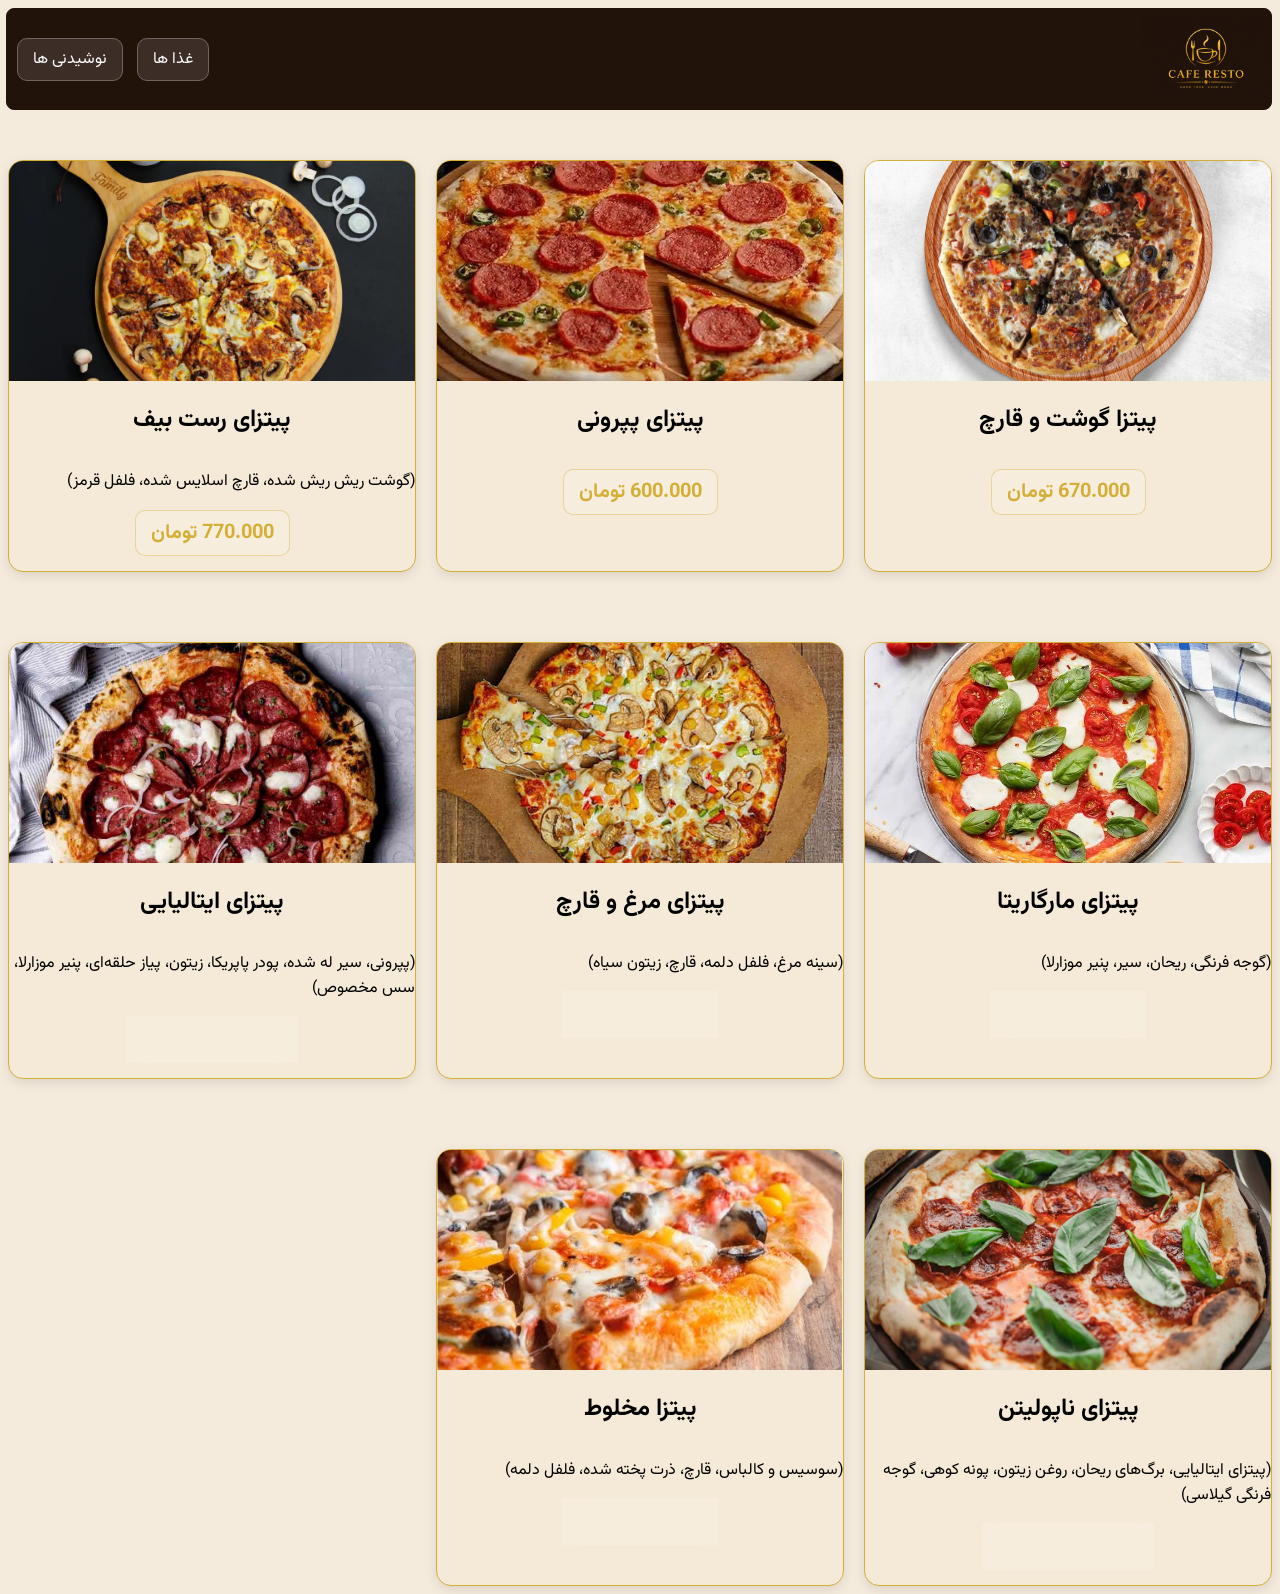
<file: index.html>
<!DOCTYPE html>
<html lang="fa" dir="rtl">
<head>
    <meta charset="UTF-8">
    <meta name="viewport" content="width=device-width, initial-scale=1.0">
    <title>منو کافه</title>
    <link rel="stylesheet" href="css/style.css">
    <link rel="icon" type="image/webp" href="images/icon.webp">
    <link rel="preconnect" href="https://fonts.googleapis.com">
<link rel="preconnect" href="https://fonts.gstatic.com" crossorigin>
<link href="https://fonts.googleapis.com/css2?family=Vazirmatn:wght@400;500;600;700&display=swap" rel="stylesheet">
</head>
<body>
    <header>
        <div class="logo">
            <img src="images/logo.jpg" alt="لوگو سایت">
        </div>
        <nav>
            <a href="index.html">غذا ها</a>
            <a href="drinks.html">نوشیدنی ها</a>
        </nav>
    </header>
<main>
    <div class="products">

        <div class="product">
            <div class="product-img">
                <img src="images/1.jpg" alt="پیتزا گوشت و قارچ">
            </div>
            <div class="product-content">
                <h2>پیتزا گوشت و قارچ</h2>
                <span class="price">670.000 تومان</span>
            </div>
        </div>

        <div class="product">
            <div class="product-img">
                <img src="images/2.jpg" alt="پیتزای پپرونی">
            </div>
            <div class="product-content">
                <h2>پیتزای پپرونی</h2>
                <span class="price">600.000 تومان</span>
            </div>
        </div>

        <div class="product">
            <div class="product-img">
                <img src="images/3.jpg" alt="پیتزای رست بیف">
            </div>
            <div class="product-content">
                <h2>پیتزای رست بیف</h2>
                <p>(گوشت ریش ریش شده، قارچ اسلایس شده، فلفل قرمز)</p>
                <span class="price">770.000 تومان</span>
            </div>
        </div>

        <div class="product">
            <div class="product-img">
                <img src="images/4.jpg" alt="پیتزای مارگاریتا">
            </div>
            <div class="product-content">
                <h2>پیتزای مارگاریتا</h2>
                <p>(گوجه فرنگی، ریحان، سیر، پنیر موزارلا)</p>
                <span class="price">980.000 تومان</span>
            </div>
        </div>

        <div class="product">
            <div class="product-img">
                <img src="images/5.jpg" alt="پیتزای مرغ و قارچ">
            </div>
            <div class="product-content">
                <h2>پیتزای مرغ و قارچ</h2>
                <p>(سینه مرغ، فلفل دلمه، قارچ، زیتون سیاه)</p>
                <span class="price">900.000 تومان</span>
            </div>
        </div>

        <div class="product">
            <div class="product-img">
                <img src="images/6.jpg" alt="پیتزای ایتالیایی">
            </div>
            <div class="product-content">
                <h2>پیتزای ایتالیایی</h2>
                <p>(پپرونی، سیر له شده، پودر پاپریکا، زیتون، پیاز حلقه‌ای، پنیر موزارلا، سس مخصوص)</p>
                <span class="price">1.170.000 تومان</span>
            </div>
        </div>

        <div class="product">
            <div class="product-img">
                <img src="images/7.jpg" alt="پیتزای ناپولیتن">
            </div>
            <div class="product-content">
                <h2>پیتزای ناپولیتن</h2>
                <p>(پیتزای ایتالیایی، برگ‌های ریحان، روغن زیتون، پونه کوهی، گوجه فرنگی گیلاسی)</p>
                <span class="price">1.200.000 تومان</span>
            </div>
        </div>

        <div class="product">
            <div class="product-img">
                <img src="images/8.jpg" alt="پیتزا مخلوط">
            </div>
            <div class="product-content">
                <h2>پیتزا مخلوط</h2>
                <p>(سوسیس و کالباس، قارچ، ذرت پخته شده، فلفل دلمه)</p>
                <span class="price">700.000 تومان</span>
            </div>
        </div>

    </div>
</main>
</file>
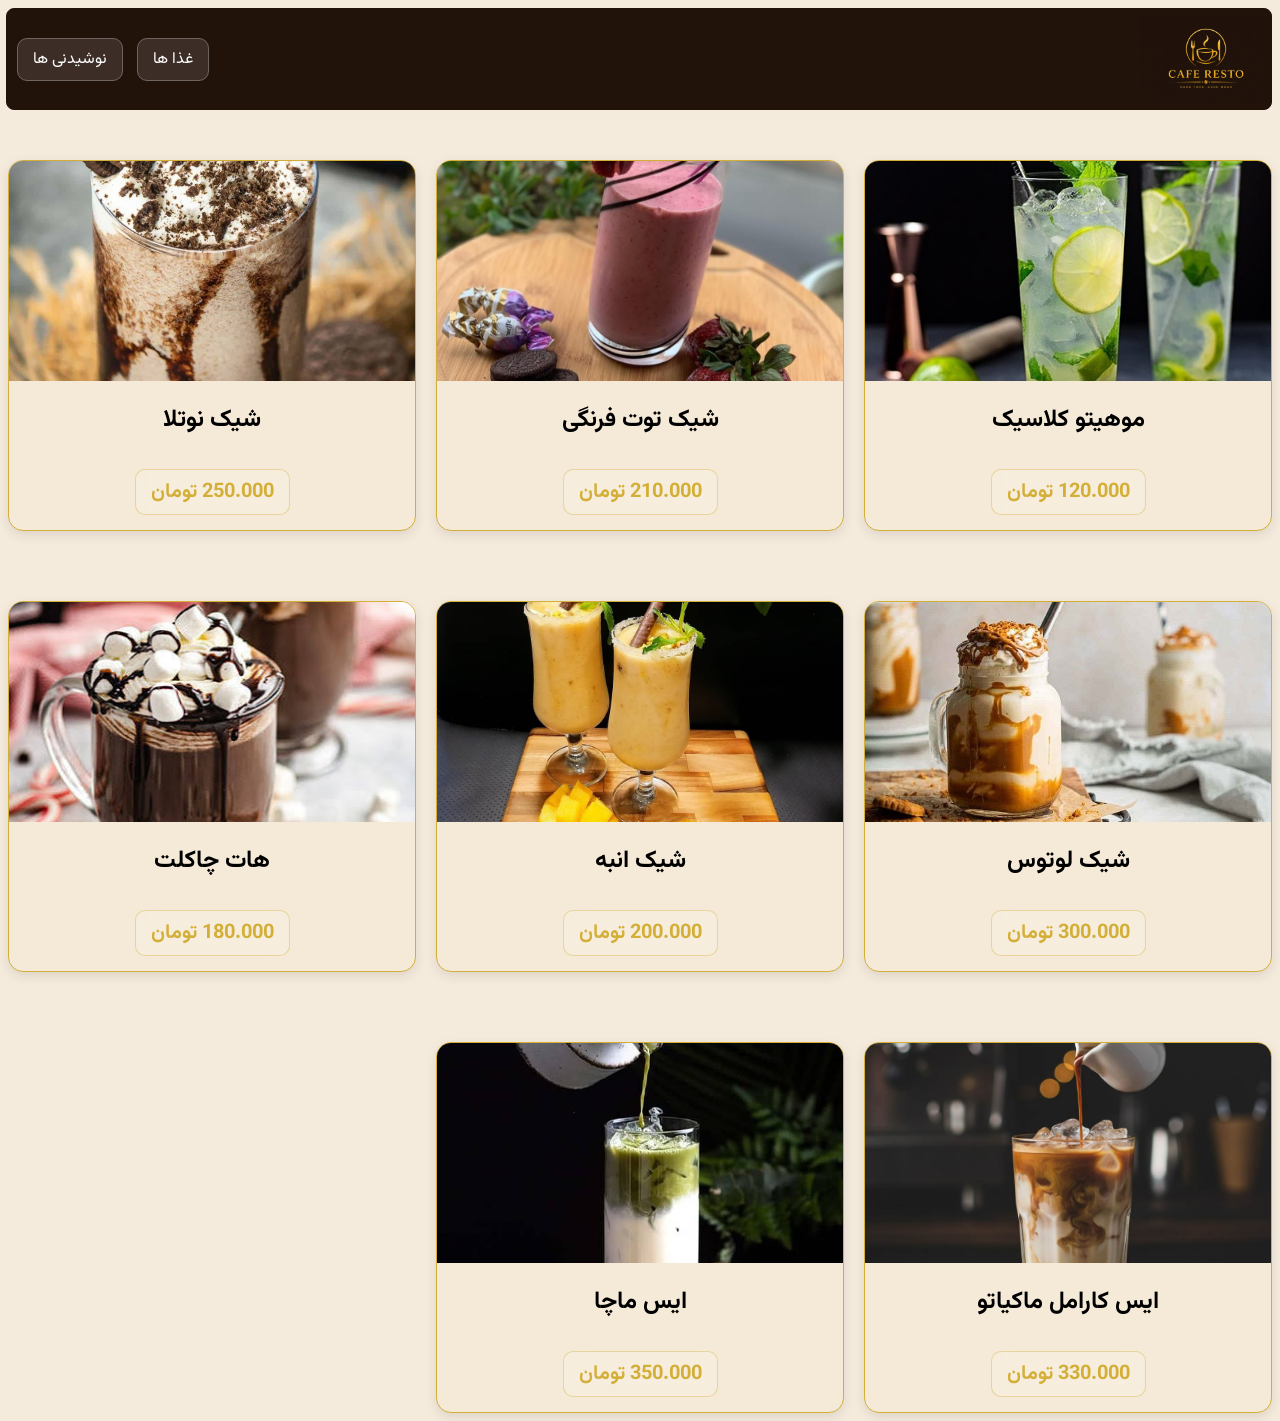
<file: drinks.html>
<!DOCTYPE html>
<html lang="fa" dir="rtl">
<head>
    <meta charset="UTF-8">
    <meta name="viewport" content="width=device-width, initial-scale=1.0">
    <title>منو کافه</title>
    <link rel="stylesheet" href="css/style.css">
     <link rel="icon" type="image/webp" href="images/icon.webp">
     <link rel="preconnect" href="https://fonts.googleapis.com">
<link rel="preconnect" href="https://fonts.gstatic.com" crossorigin>
<link href="https://fonts.googleapis.com/css2?family=Vazirmatn:wght@400;500;600;700&display=swap" rel="stylesheet">
</head>
<body>
     <header>
        <div class="logo">
            <img src="images/logo.jpg" alt="لوگو سایت">
        </div>
        <nav>
            <a href="index.html">غذا ها</a>
            <a href="drinks.html">نوشیدنی ها</a>
        </nav>
    </header>
   <main>
    <div class="products">

        <div class="product">
            <div class="product-img">
                <img src="images/dr-1.jpg" alt="موهیتو کلاسیک">
            </div>
            <div class="product-content">
                <h2>موهیتو کلاسیک</h2>
                <span class="price">120.000 تومان</span>
            </div>
        </div>

        <div class="product">
            <div class="product-img">
                <img src="images/dr-2.jpg" alt="شیک توت فرنگی">
            </div>
            <div class="product-content">
                <h2>شیک توت فرنگی</h2>
                <span class="price">210.000 تومان</span>
            </div>
        </div>

        <div class="product">
            <div class="product-img">
                <img src="images/dr-3.jpeg" alt="شیک نوتلا">
            </div>
            <div class="product-content">
                <h2>شیک نوتلا</h2>
                <span class="price">250.000 تومان</span>
            </div>
        </div>

        <div class="product">
            <div class="product-img">
                <img src="images/dr-4.jpg" alt="شیک لوتوس">
            </div>
            <div class="product-content">
                <h2>شیک لوتوس</h2>
                <span class="price">300.000 تومان</span>
            </div>
        </div>

        <div class="product">
            <div class="product-img">
                <img src="images/dr-5.jpg" alt="شیک انبه">
            </div>
            <div class="product-content">
                <h2>شیک انبه</h2>
                <span class="price">200.000 تومان</span>
            </div>
        </div>

        <div class="product">
            <div class="product-img">
                <img src="images/dr-6.jpg" alt="هات چاکلت">
            </div>
            <div class="product-content">
                <h2>هات چاکلت</h2>
                <span class="price">180.000 تومان</span>
            </div>
        </div>

        <div class="product">
            <div class="product-img">
                <img src="images/dr-7.jpg" alt="ایس کارامل ماکیاتو">
            </div>
            <div class="product-content">
                <h2>ایس کارامل ماکیاتو</h2>
                <span class="price">330.000 تومان</span>
            </div>
        </div>

        <div class="product">
            <div class="product-img">
                <img src="images/dr-8.jpg" alt="ایس ماچا">
            </div>
            <div class="product-content">
                <h2>ایس ماچا</h2>
                <span class="price">350.000 تومان</span>
            </div>
        </div>

    </div>
</main>
    
</body>
</html>
</file>
<file: css/style.css>
* {
    font-family: "Vazirmatn", sans-serif;
}

body {
    font-family: "Vazirmatn", sans-serif;
}
body{
    background-color: #f5ebdd;
}

header{
    display: flex;
    align-items: center;
    width: 100%;
    height: 100px;
    background-color: #21120a;
    border: 1px solid #21120a;
    border-radius: 8px;
}
header img{
    width: 130px;
    height: 150px;
    object-fit: contain;
    display: block;
}
nav{
    margin-right: auto;
}
nav a {
    text-decoration: none;
    color: #ffffff;
    background: rgba(255, 255, 255, 0.12);
    backdrop-filter: blur(10px);
    -webkit-backdrop-filter: blur(10px);
    border: 1px solid rgba(225, 225, 225, 0.3);
    border-radius: 10px;
    padding: 8px 15px;
    margin-left: 10px;
    transition: 0.3s ease;
}
nav a:hover{
   color: #d4af37;
   border-color: #d4af37;
   transform: translatey(-2px);
}
.products {
    display: grid;
    grid-template-columns: repeat(3, 1fr);
    gap: 20px;
}

@media (max-width: 900px) {
    .products {
        grid-template-columns: repeat(2, 1fr);
    }
}

@media (max-width: 600px) {
    .products {
        grid-template-columns: 1fr;
    }
}
.product{
    margin-top: 50px;
    border: 1px solid #d4af37;
    border-radius: 15px;
    overflow: hidden;
    background: #f5ead8;
    box-shadow: 0 4px 12px rgba(0, 0, 0, 0.1);
}
.product img{
    width: 100%;
    height: 220px;
    object-fit: cover;
    display: block;
}
.product h2{
    text-align: center;
    margin-bottom: 30px;
}
.price {
    display: block;
    width: fit-content;
    margin: 15px auto;
    padding: 6px 15px;
    color: #d4af37;
    font-size: 20px;
    font-weight: 700;
    text-align: center;
    background: rgba(255, 255, 255, 0.15);
    border: 1px solid rgba(212, 175, 55, 0.4);
    border-radius: 10px;
    backdrop-filter: blur(10px);
    -webkit-backdrop-filter: blur(10px);
}
@media (max-width: 600PX) {
    header img{
        width: 150px;
        height: 150px;
        overflow: hidden;
    }
}
</file>
